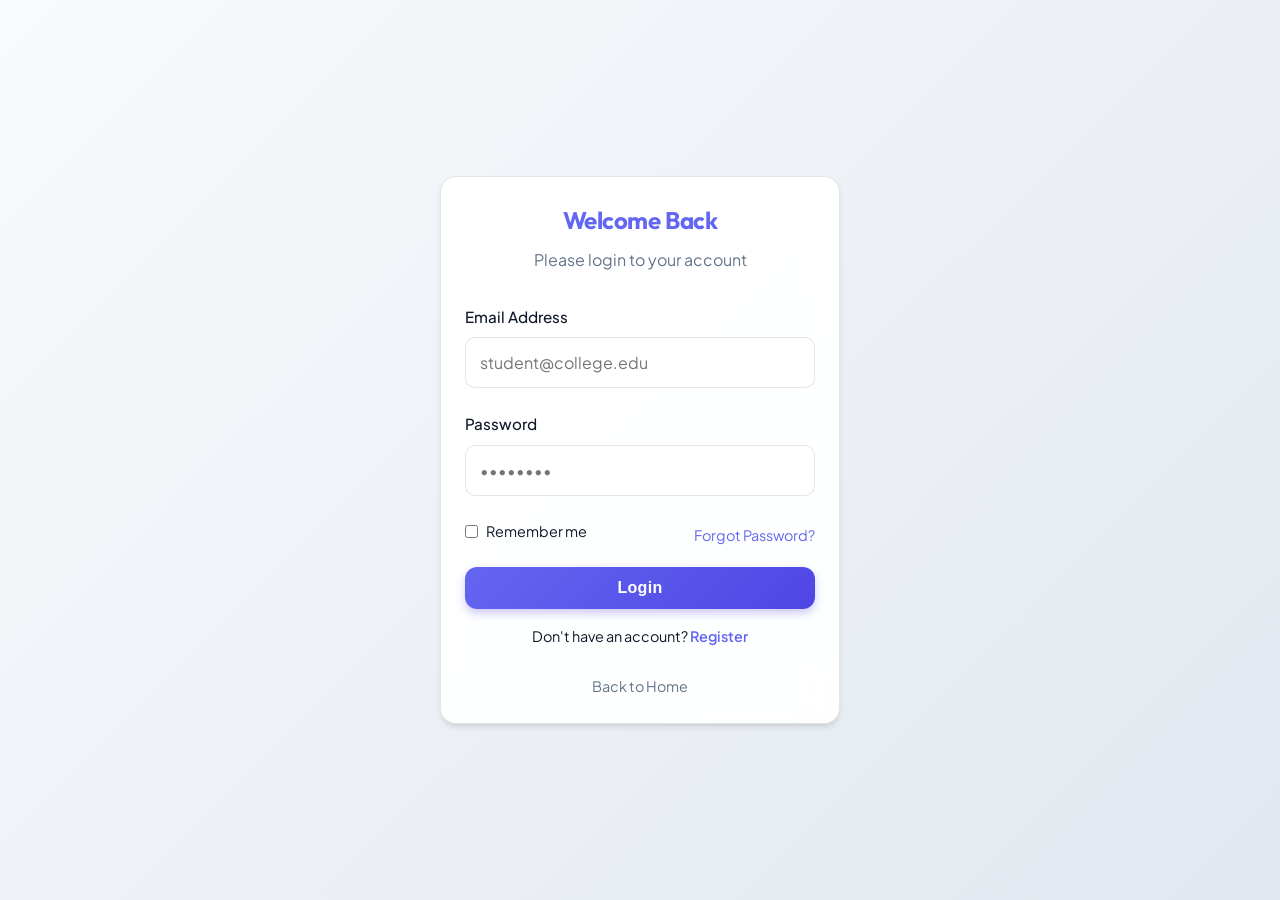
<file: index.html>
<!DOCTYPE html>
<html lang="en">

<head>
    <meta charset="UTF-8">
    <meta name="viewport" content="width=device-width, initial-scale=1.0">
    <title>Lost & Found - Home</title>
    <link rel="stylesheet" href="style.css">
</head>

<body>

    <!-- Navigation -->
    <nav class="navbar">
        <div class="container flex justify-between items-center">
            <a href="index.html" class="nav-brand">Lost & Found</a>
            <div class="nav-links">
                <a href="index.html" class="active">Home</a>
                <a href="report.html">Report</a>
                <a href="view-items.html">View Items</a>
                <a href="dashboard.html">My Dashboard</a>
                <button onclick="toggleDarkMode()" class="btn btn-outline" style="padding: 0.5rem;"
                    title="Toggle Dark Mode">🌙</button>
            </div>
        </div>
    </nav>

    <!-- Hero Section -->
    <header
        style="background: linear-gradient(135deg, var(--primary), var(--primary-hover)); color: white; padding: 4rem 0; margin-bottom: 3rem;">
        <div class="container text-center">
            <h1 style="font-size: 3rem; margin-bottom: 1rem;">Reuniting People with Their Belongings</h1>
            <p style="font-size: 1.25rem; opacity: 0.9; margin-bottom: 2rem;">The easiest way to report lost items and
                find what you're missing.</p>
            <div class="flex justify-center gap-4">
                <a href="report.html?type=lost" class="btn btn-danger" style="font-size: 1.1rem; padding: 1rem 2rem;">I
                    Lost Something</a>
                <a href="report.html?type=found" class="btn btn-secondary"
                    style="font-size: 1.1rem; padding: 1rem 2rem;">I Found Something</a>
            </div>
        </div>
    </header>

    <!-- Dashboard Content -->
    <main class="container main-content">

        <!-- Found Items Section -->
        <section class="mb-8">
            <div class="flex justify-between items-center mb-4">
                <h2 style="font-size: 1.5rem; color: var(--secondary);">Recently Found</h2>
                <a href="view-items.html?filter=found" class="btn btn-outline" style="font-size: 0.875rem;">View All
                    Found</a>
            </div>
            <div class="grid grid-cols-3" id="found-items-container">
                <p class="text-muted">Loading...</p>
            </div>
        </section>

        <!-- Lost Items Section -->
        <section>
            <div class="flex justify-between items-center mb-4">
                <h2 style="font-size: 1.5rem; color: var(--danger);">Recently Missing</h2>
                <a href="view-items.html?filter=lost" class="btn btn-outline" style="font-size: 0.875rem;">View All
                    Missing</a>
            </div>
            <div class="grid grid-cols-3" id="lost-items-container">
                <p class="text-muted">Loading...</p>
            </div>
        </section>

    </main>

    <!-- Footer -->
    <footer class="footer text-center">
        <div class="container">
            <p>&copy; 2023 Digital Lost & Found System. All rights reserved.</p>
        </div>
    </footer>

    <script src="script.js"></script>
    <script>
        // Load recent items for dashboard
        document.addEventListener('DOMContentLoaded', async () => {
            const foundContainer = document.getElementById('found-items-container');
            const lostContainer = document.getElementById('lost-items-container');

            try {
                const foundItems = await getItemsByType('found');
                const lostItems = await getItemsByType('lost');

                const recentFound = foundItems.slice(0, 3);
                const recentLost = lostItems.slice(0, 3);

                function createCard(item) {
                    const badgeClass = item.type === 'lost' ? 'badge-lost' : 'badge-found';
                    return `
                        <div class="card">
                            <div class="flex justify-between items-center mb-4">
                                <span class="badge ${badgeClass}">${item.type.toUpperCase()}</span>
                                <span style="font-size: 0.875rem; color: var(--text-muted);">${item.date}</span>
                            </div>
                            <h3 style="font-size: 1.25rem; margin-bottom: 0.5rem;">${item.title}</h3>
                            <p style="color: var(--text-muted); margin-bottom: 1rem; font-size: 0.9rem;">
                                Location: <strong>${item.location}</strong>
                            </p>
                            <a href="item-details.html?id=${item.id}" class="btn btn-outline btn-block">View Details</a>
                        </div>
                    `;
                }

                foundContainer.innerHTML = recentFound.map(createCard).join('');
                lostContainer.innerHTML = recentLost.map(createCard).join('');

                if (recentFound.length === 0) foundContainer.innerHTML = '<p class="text-muted">No found items reported yet.</p>';
                if (recentLost.length === 0) lostContainer.innerHTML = '<p class="text-muted">No lost items reported yet.</p>';
            } catch (e) {
                foundContainer.innerHTML = '<p class="text-muted">Could not load items. Is the backend running?</p>';
                lostContainer.innerHTML = '<p class="text-muted">Could not load items. Is the backend running?</p>';
            }
        });
    </script>
</body>

</html>
</file>
<file: style.css>
@import url('https://fonts.googleapis.com/css2?family=Outfit:wght@300;400;500;600;700&family=Plus+Jakarta+Sans:wght@400;500;600;700&display=swap');

:root {
    /* Modern Palette - Light */
    --primary: #6366f1;
    /* Indigo 500 */
    --primary-glow: rgba(99, 102, 241, 0.4);
    --secondary: #14b8a6;
    /* Teal 500 */
    --danger: #f43f5e;
    /* Rose 500 */

    --bg-color: #f8fafc;
    --bg-gradient: radial-gradient(circle at top left, #e0e7ff, transparent 40%),
        radial-gradient(circle at bottom right, #ccfbf1, transparent 40%);

    --surface: rgba(255, 255, 255, 0.95);
    --surface-border: rgba(0, 0, 0, 0.1);
    /* Visible gray border */

    --text-main: #0f172a;
    --text-muted: #64748b;

    --card-shadow: 0 4px 6px -1px rgba(0, 0, 0, 0.1),
        0 2px 4px -1px rgba(0, 0, 0, 0.06);
    --card-hover-shadow: 0 10px 15px -3px rgba(0, 0, 0, 0.15),
        0 4px 6px -2px rgba(0, 0, 0, 0.1);

    --radius: 16px;
    --font-heading: 'Outfit', sans-serif;
    --font-body: 'Plus Jakarta Sans', sans-serif;
}

body.dark-mode {
    /* Modern Palette - Dark */
    --primary: #818cf8;
    /* Indigo 400 */
    --primary-glow: rgba(129, 140, 248, 0.4);
    --secondary: #2dd4bf;
    /* Teal 400 */
    --danger: #fb7185;
    /* Rose 400 */

    --bg-color: #0b0f19;
    /* Deep Blue-Black */
    --bg-gradient: radial-gradient(circle at 10% 10%, rgba(99, 102, 241, 0.15), transparent 40%),
        radial-gradient(circle at 90% 90%, rgba(45, 212, 191, 0.1), transparent 40%);

    --surface: rgba(30, 41, 59, 0.7);
    --surface-border: rgba(255, 255, 255, 0.08);

    --text-main: #f8fafc;
    --text-muted: #94a3b8;

    --card-shadow: 0 4px 6px -1px rgba(0, 0, 0, 0.3);
    --card-hover-shadow: 0 10px 20px -3px rgba(0, 0, 0, 0.4),
        0 0 15px rgba(129, 140, 248, 0.2);
    /* Glow effect */
}

* {
    box-sizing: border-box;
    margin: 0;
    padding: 0;
}

body {
    font-family: var(--font-body);
    background-color: var(--bg-color);
    background-image: var(--bg-gradient);
    background-attachment: fixed;
    color: var(--text-main);
    line-height: 1.6;
    min-height: 100vh;
    display: flex;
    flex-direction: column;
    transition: background-color 0.4s ease, color 0.3s ease;
}

h1,
h2,
h3,
h4,
h5,
h6,
.nav-brand {
    font-family: var(--font-heading);
    letter-spacing: -0.02em;
}

a {
    text-decoration: none;
    color: inherit;
    transition: all 0.2s ease;
}

ul {
    list-style: none;
}

img {
    max-width: 100%;
    display: block;
}

/* Utilities */
.container {
    width: 90%;
    max-width: 1200px;
    margin: 0 auto;
    padding: 0 1rem;
}

.main-content {
    flex: 1;
    padding: 3rem 0;
}

/* Glassmorphism Classes */
.glass {
    background: var(--surface);
    backdrop-filter: blur(12px);
    -webkit-backdrop-filter: blur(12px);
    border: 1px solid var(--surface-border);
}

/* Navbar */
.navbar {
    position: sticky;
    top: 0;
    z-index: 50;
    padding: 1rem 0;
    background: rgba(255, 255, 255, 0.7);
    backdrop-filter: blur(20px);
    border-bottom: 1px solid var(--surface-border);
    transition: all 0.3s ease;
}

body.dark-mode .navbar {
    background: rgba(11, 15, 25, 0.7);
}

.nav-brand {
    font-size: 1.5rem;
    font-weight: 700;
    background: linear-gradient(135deg, var(--primary), var(--secondary));
    -webkit-background-clip: text;
    -webkit-text-fill-color: transparent;
}

.nav-links a {
    font-weight: 500;
    color: var(--text-muted);
    font-size: 0.95rem;
    padding: 0.5rem 0.75rem;
    border-radius: 8px;
}

.nav-links a:hover,
.nav-links a.active {
    color: var(--primary);
    background: rgba(99, 102, 241, 0.1);
}

/* Hero Section Styles (Applied via inline usually, but let's override class) */
.hero-gradient {
    position: relative;
    overflow: hidden;
}

.hero-gradient::before {
    content: '';
    position: absolute;
    top: -50%;
    left: -50%;
    width: 200%;
    height: 200%;
    background: radial-gradient(circle, rgba(255, 255, 255, 0.1) 0%, transparent 60%);
    animation: rotate 20s linear infinite;
    pointer-events: none;
}

@keyframes rotate {
    0% {
        transform: rotate(0deg);
    }

    100% {
        transform: rotate(360deg);
    }
}

/* Cards */
.card {
    background: var(--surface);
    backdrop-filter: blur(12px);
    border: 1px solid var(--surface-border);
    border-radius: var(--radius);
    padding: 1.5rem;
    box-shadow: var(--card-shadow);
    transition: transform 0.3s ease, box-shadow 0.3s ease, border-color 0.3s;
}

.card:hover {
    transform: translateY(-5px);
    box-shadow: var(--card-hover-shadow);
    border-color: var(--primary);
}

/* Buttons */
.btn {
    display: inline-flex;
    align-items: center;
    justify-content: center;
    padding: 0.75rem 1.75rem;
    font-weight: 600;
    border-radius: 12px;
    border: none;
    cursor: pointer;
    transition: all 0.3s cubic-bezier(0.4, 0, 0.2, 1);
    font-size: 1rem;
    letter-spacing: 0.02em;
}

.btn-primary {
    background: linear-gradient(135deg, var(--primary), var(--primary-hover, #4f46e5));
    color: white;
    box-shadow: 0 4px 10px rgba(79, 70, 229, 0.3);
}

.btn-primary:hover {
    transform: translateY(-2px);
    box-shadow: 0 8px 15px rgba(79, 70, 229, 0.4);
}

.btn-secondary {
    background: linear-gradient(135deg, var(--secondary), #0d9488);
    color: white;
    box-shadow: 0 4px 10px rgba(20, 184, 166, 0.3);
}

.btn-secondary:hover {
    transform: translateY(-2px);
    box-shadow: 0 8px 15px rgba(20, 184, 166, 0.4);
}

.btn-danger {
    background: linear-gradient(135deg, var(--danger), #e11d48);
    color: white;
    box-shadow: 0 4px 10px rgba(244, 63, 94, 0.3);
}

.btn-danger:hover {
    transform: translateY(-2px);
    box-shadow: 0 8px 15px rgba(244, 63, 94, 0.4);
}

.btn-outline {
    background: transparent;
    border: 1px solid var(--surface-border);
    color: var(--text-main);
}

.btn-outline:hover {
    background: var(--surface-border);
    color: var(--primary);
    border-color: var(--primary);
}

.btn-block {
    width: 100%;
}

/* Forms */
.form-group {
    margin-bottom: 1.5rem;
}

label {
    display: block;
    font-weight: 500;
    margin-bottom: 0.5rem;
    color: var(--text-main);
    font-size: 0.95rem;
}

input,
textarea,
select {
    width: 100%;
    padding: 0.875rem;
    background: var(--surface);
    border: 1px solid var(--surface-border);
    border-radius: 10px;
    font-family: inherit;
    font-size: 1rem;
    color: var(--text-main);
    transition: all 0.2s ease;
}

input:focus,
textarea:focus,
select:focus {
    outline: none;
    border-color: var(--primary);
    box-shadow: 0 0 0 3px var(--primary-glow);
    background: rgba(255, 255, 255, 0.05);
    /* Slight tint on focus inside */
}

/* Badges */
.badge {
    display: inline-flex;
    align-items: center;
    padding: 0.25rem 0.75rem;
    border-radius: 20px;
    font-size: 0.75rem;
    font-weight: 700;
    text-transform: uppercase;
    letter-spacing: 0.05em;
}

.badge-lost {
    background: rgba(244, 63, 94, 0.15);
    color: var(--danger);
    border: 1px solid rgba(244, 63, 94, 0.2);
}

.badge-found {
    background: rgba(20, 184, 166, 0.15);
    color: var(--secondary);
    border: 1px solid rgba(20, 184, 166, 0.2);
}

/* Grid System */
.grid {
    display: grid;
    gap: 2rem;
}

.grid-cols-2 {
    grid-template-columns: repeat(auto-fit, minmax(300px, 1fr));
}

.grid-cols-3 {
    grid-template-columns: repeat(auto-fit, minmax(280px, 1fr));
}

.flex {
    display: flex;
}

.flex-col {
    flex-direction: column;
}

.items-center {
    align-items: center;
}

.justify-between {
    justify-content: space-between;
}

.justify-center {
    justify-content: center;
}

.gap-4 {
    gap: 1rem;
}

.text-center {
    text-align: center;
}

.mb-4 {
    margin-bottom: 1rem;
}

.mb-8 {
    margin-bottom: 2rem;
}

.mt-4 {
    margin-top: 1rem;
}

/* Footer */
.footer {
    border-top: 1px solid var(--surface-border);
    padding: 2rem 0;
    color: var(--text-muted);
    font-size: 0.875rem;
    background: var(--bg-color);
    /* Match bottom bg */
}
</file>
